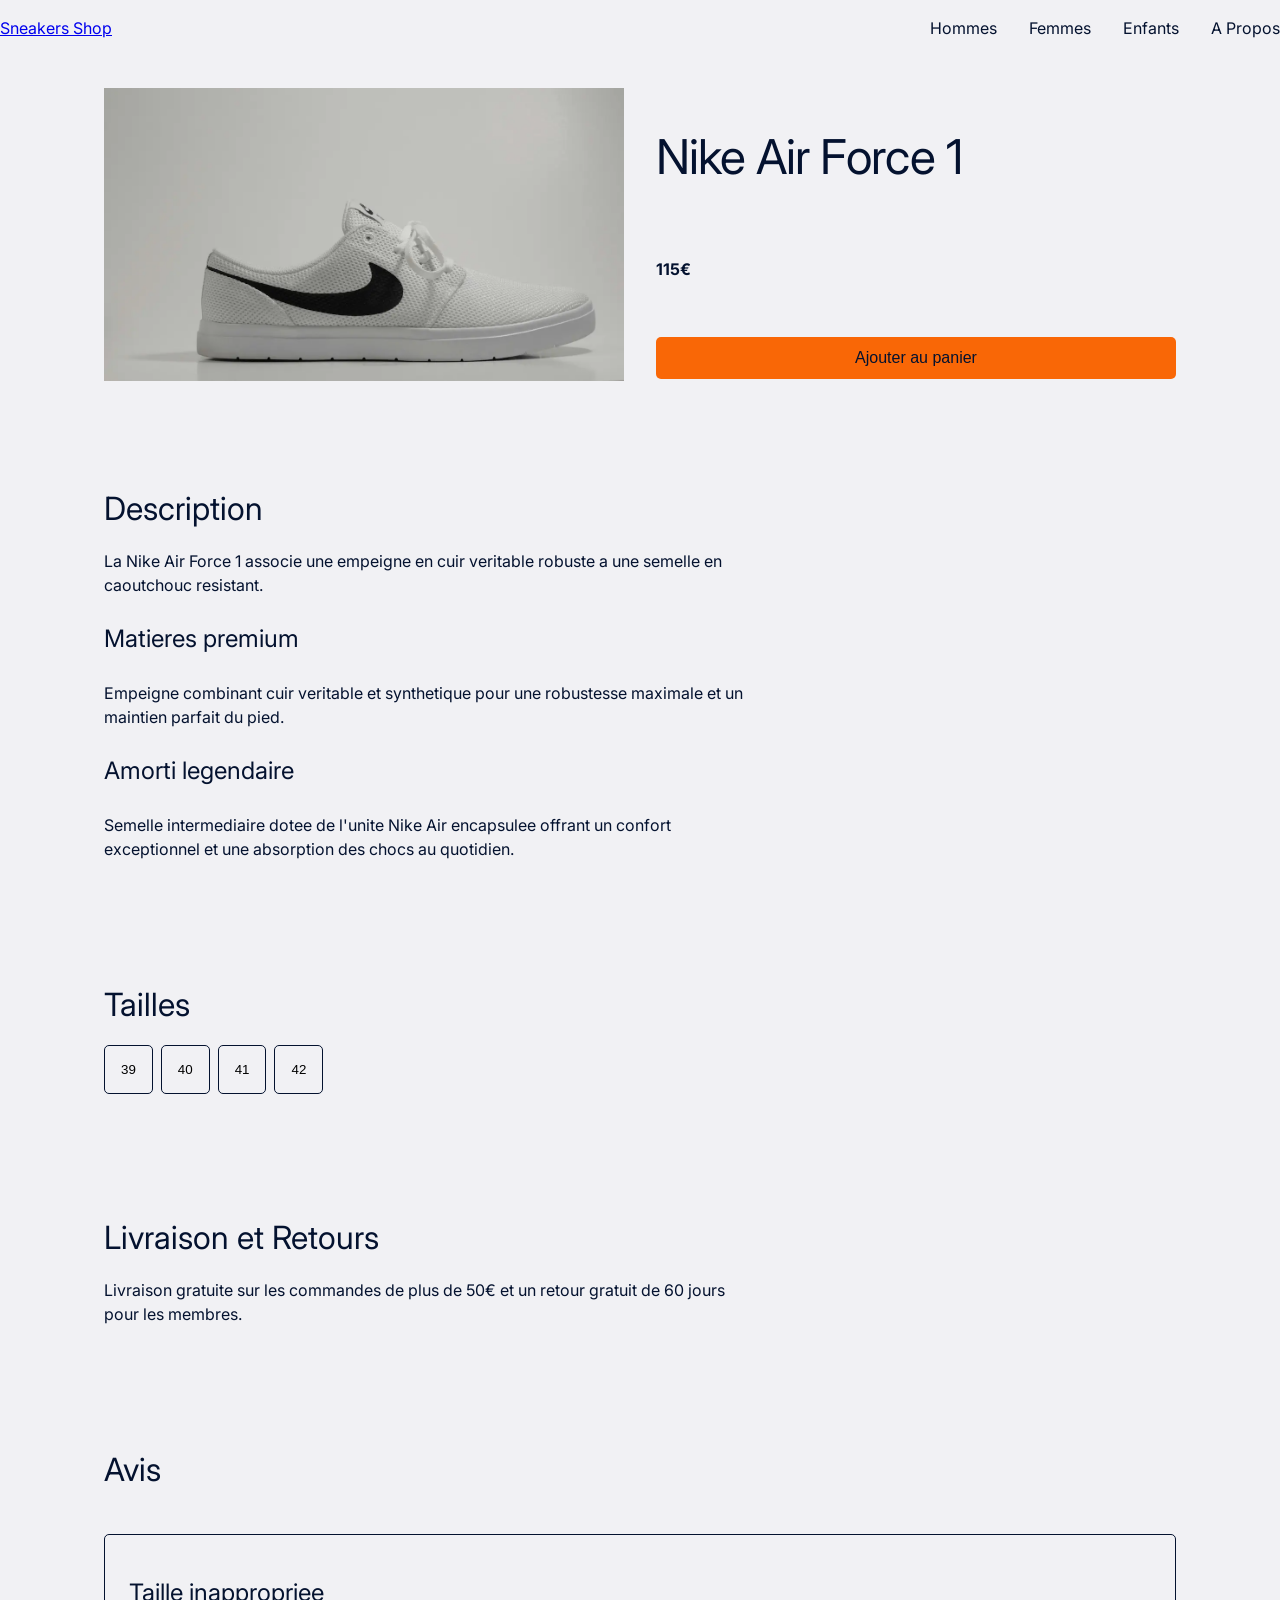
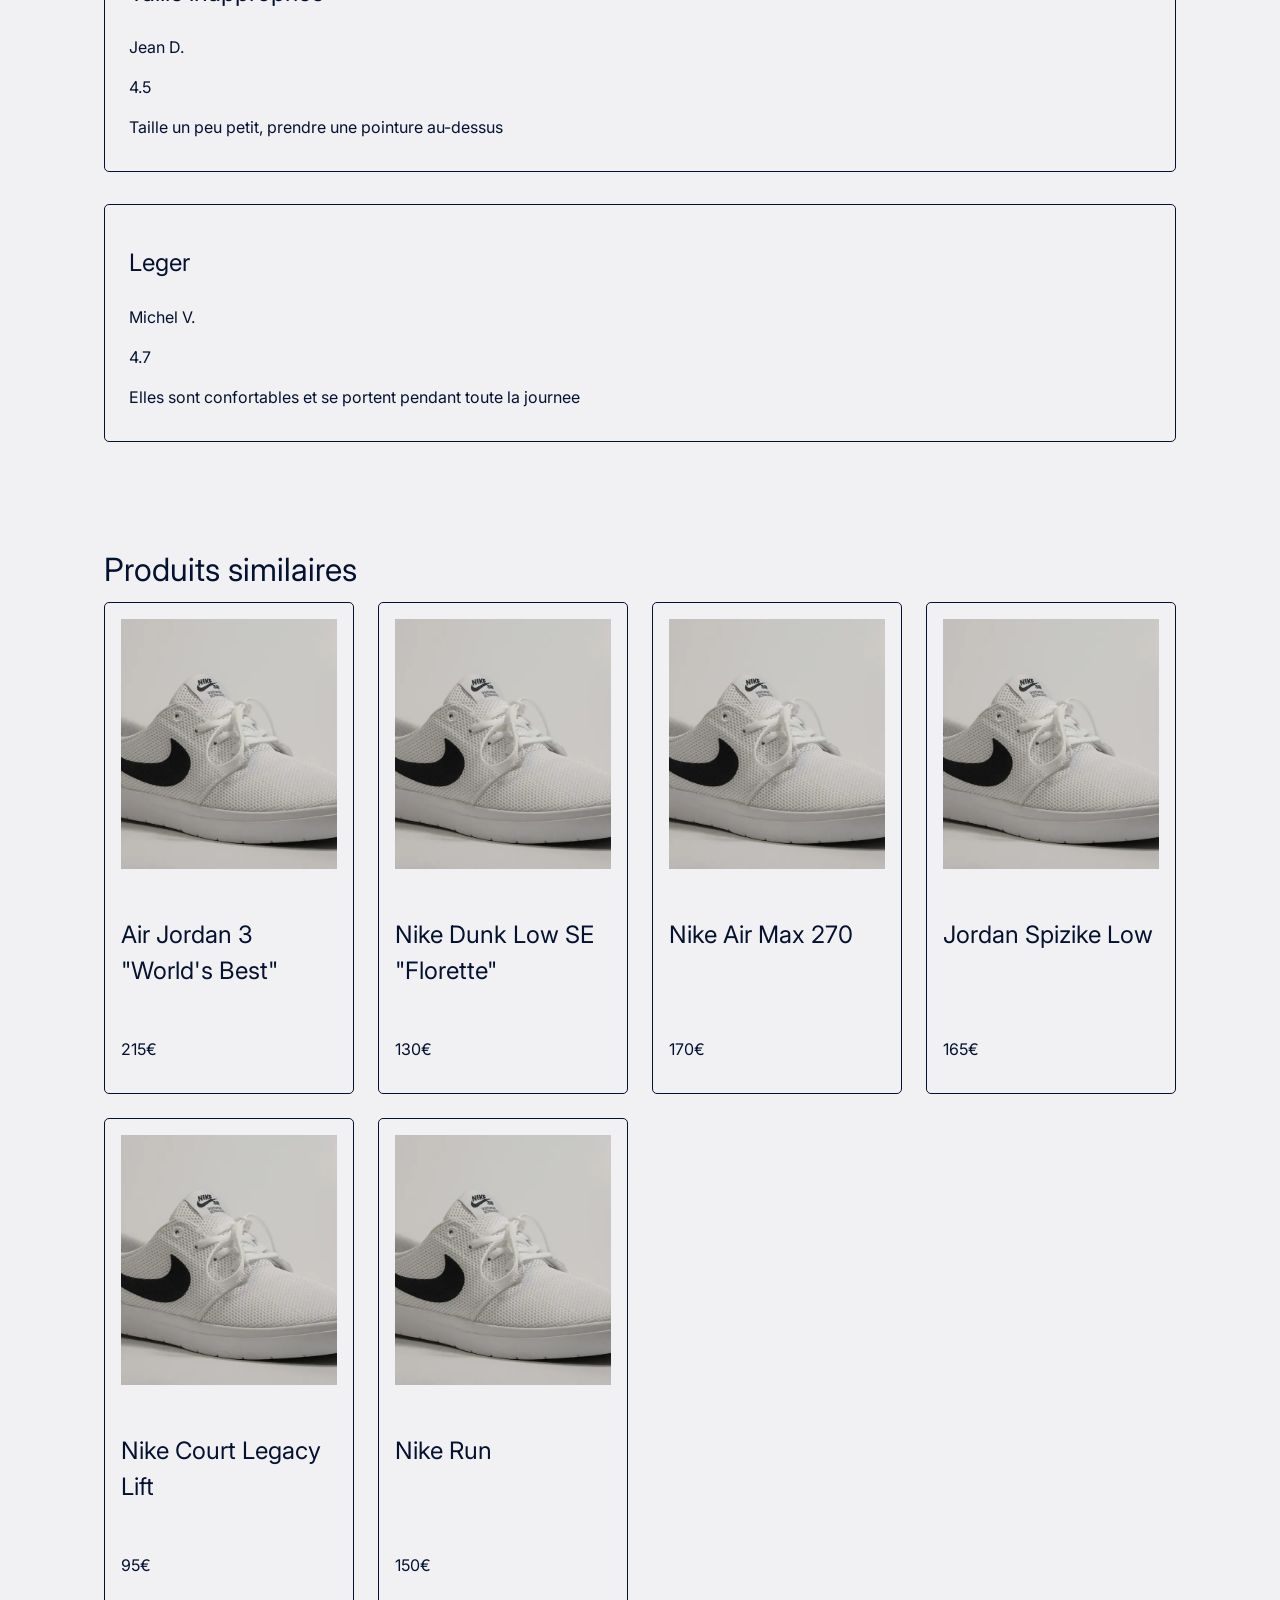
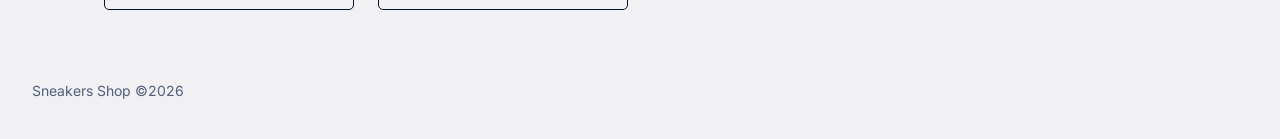
<file: index.html>
<!DOCTYPE html>
<html lang="fr">
  <head>
    <meta charset="UTF-8">
    <meta name="viewport" content="width=device-width, initial-scale=1.0">
    <title>Nike Air Force 1 - Sneakers Shop</title>
    <link rel="stylesheet" href="style.css">
    <link rel="preconnect" href="https://fonts.googleapis.com">
    <link rel="preconnect" href="https://fonts.gstatic.com" crossorigin>
    <link href="https://fonts.googleapis.com/css2?family=Inter:ital,opsz,wght@0,14..32,100..900;1,14..32,100..900&display=swap" rel="stylesheet">
  </head>
  <body>
    <header>
      <a href="index.html" class="logo">Sneakers Shop</a>
      <nav>
        <ul>
          <li><a href="#">Hommes</a></li>
          <li><a href="#">Femmes</a></li>
          <li><a href="#">Enfants</a></li>
          <li><a href="a-propos.html">A Propos</a></li>
        </ul>
      </nav>
    </header>
    <main>
      <section class="produit">
        <div class="image">
          <img src="images/air-force-1-profil.webp" alt="Basket Nike Air force 1 low blanche en cuir vue de profil" class="img-produit">
        </div>
        <div class="infos">
          <h1>Nike Air Force 1</h1>
          <p class="prix">115€</p>
          <button class="ajouter-panier">Ajouter au panier</button>
        </div>
      </section>
      <section>
        <h2>Description</h2>
        <p>La Nike Air Force 1 associe une empeigne en cuir veritable robuste a une semelle en caoutchouc resistant.</p>
            <h3>Matieres premium</h3>
            <p>Empeigne combinant cuir veritable et synthetique pour une robustesse maximale et un maintien parfait du pied.
            </p>
            <h3>Amorti legendaire</h3>
            <p>Semelle intermediaire dotee de l'unite Nike Air encapsulee offrant un confort exceptionnel et une absorption des chocs au quotidien.
            </p>
      </section>
      <section>
        <h2>Tailles</h2>
        <ul class="pointures">
          <li><button class="pointure">39</button></li>
          <li><button class="pointure">40</button></li>
          <li><button class="pointure">41</button></li>
          <li><button class="pointure">42</button></li>
        </ul>    
      </section>
      <section>
        <h2>Livraison et Retours</h2>
        <p>Livraison gratuite sur les commandes de plus de 50€ et un retour gratuit de 60 jours pour les membres.</p>
      </section>
      <section class="avis">
        <h2>Avis</h2>
        <article class="article-avis">
          <h3>Taille inappropriee</h3>
          <p>Jean D.</p>
          <p>4.5</p>
          <p>Taille un peu petit, prendre une pointure au-dessus</p>
        </article>
        <article class="article-avis">
          <h3>Leger</h3>
          <p>Michel V.</p>
          <p>4.7</p>
          <p>Elles sont confortables et se portent pendant toute la journee</p>
        </article>
      </section>
      <section>
        <h2>Produits similaires</h2>
        <div class="grille-produit">
          <article class="article-similaire">
           <a href="#" class="lien-similaire"> 
            <img src="images/air-force-1-dessus.webp" alt="Basket Nike Air Jordan 3 World's Best vue de profil" class="img-similaire">
            <h3>Air Jordan 3 "World's Best"</h3>
            <p class="article-prix">215€</p>
          </a>
        </article>
        <article class="article-similaire">
          <a href="#" class="lien-similaire">
            <img src="images/air-force-1-dessus.webp" alt="Basket Nike Dunk Low SE Florette vue de profil" class="img-similaire">
            <h3>Nike Dunk Low SE "Florette"</h3>
            <p class="article-prix">130€</p>
          </a>
        </article>
        <article class="article-similaire">
          <a href="#" class="lien-similaire">
            <img src="images/air-force-1-dessus.webp" alt="Basket Nike Air Max 270 vue de profil" class="img-similaire">
            <h3>Nike Air Max 270</h3>
            <p class="article-prix">170€</p>
          </a>
        </article>
        <article class="article-similaire">
          <a href="#" class="lien-similaire">
            <img src="images/air-force-1-dessus.webp" alt="Basket Nike Jordan Spizike Low vue de profil" class="img-similaire">
            <h3>Jordan Spizike Low</h3>
            <p class="article-prix">165€</p>
          </a>
        </article>
        <article class="article-similaire">
           <a href="#" class="lien-similaire">
            <img src="images/air-force-1-dessus.webp" alt="Basket Nike Court Legacy Lift vue de profil" class="img-similaire">
            <h3>Nike Court Legacy Lift</h3>
            <p class="article-prix">95€</p>
          </a>
        </article>
        <article class="article-similaire">
           <a href="#" class="lien-similaire">
            <img src="images/air-force-1-dessus.webp" alt="Basket Nike Run Blacnhe vue de profil" class="img-similaire">
            <h3>Nike Run</h3>
            <p class="article-prix">150€</p>
            </a>
        </article>
        </div>
      </section>
    </main>
    <footer>
      <p>Sneakers Shop &copy;2026</p>
    </footer>
  </body>
</html>
</file>
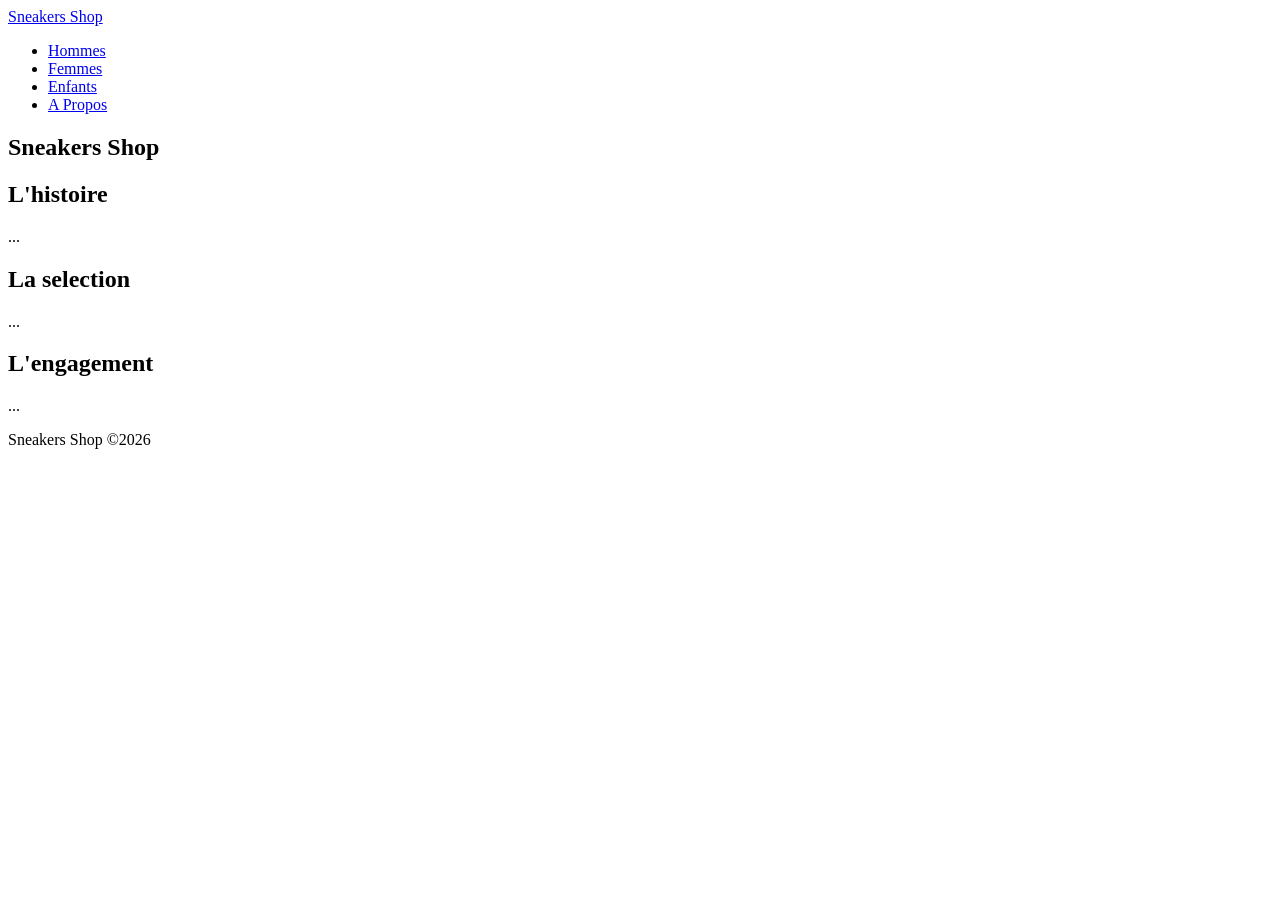
<file: a-propos.html>
<!DOCTYPE html>
<html lang="fr">
  <head>
     <meta charset="UTF-8">
    <meta name="viewport" content="width=device-width, initial-scale=1.0">
    <title>Page A Propos - Sneakers Shop</title>
  </head>
  <body>
     <header>
      <a href="index.html">Sneakers Shop</a>
      <nav>
        <ul>
          <li><a href="index.html">Hommes</a></li>
          <li><a href="index.html">Femmes</a></li>
          <li><a href="index.html">Enfants</a></li>
          <li><a href="a-propos.html">A Propos</a></li>
        </ul>
      </nav>
    </header>
    <main>
      <section>
        <h1>Sneakers Shop</h1>
      </section>
      <section>
        <h2>L'histoire</h2>
        <p>...</p>
      </section>
      <section>
        <h2>La selection</h2>
        <p>...</p>
      </section>
      <section>
        <h2>L'engagement</h2>
        <p>...</p>
      </section>
    </main>
    <footer>
      <p>Sneakers Shop &copy;2026</p>
    </footer>
  </body>
</html>
</file>
<file: style.css>
* {
  box-sizing: border-box;
}

:root {
  /* Couleurs */
  --couleur-fond: hsl(240, 11%, 95%);
  --couleur-texte: hsl(220, 85%, 10%);
  --couleur-texte-secondaire: hsl(220, 20%, 40%);
  --couleur-accent: hsl(24, 95%, 50%);
  --couleur-accent-survol: hsl(24, 95%, 40%);

  /* Espacements */
  --espace-xs: 0.5rem;
  --espace-s: 1rem;
  --espace-m: 1.5rem;
  --espace-l: 2rem;
  --espace-xl: 3rem;

  /* Typographie */
  --texte-s: 0.875rem;
  --texte-m: 1rem;
  --texte-l: 1.5rem;
  --texte-xl: 2rem;
  --texte-xxl: 3rem;

  /* Bordures */
  --bordure-rond: 5px;
}


body {
  background-color: var(--couleur-fond);
  color: var(--couleur-texte);
  font-family: "Inter", sans-serif;
  line-height: 1.5;
  margin: 0;
}

main {
  max-width: 70rem;
  margin: 0 auto;
  padding: 0 1.5rem;
}

h1 {
  letter-spacing: -0.02em;
  line-height: 1.2;
  font-size: var(--espace-xl);
  font-weight: 400;
}

h2 {
  font-size: var(--espace-l);
  margin-bottom: var(--espace-xs);
  margin-top: var(--espace-xl);
  font-weight: 400;
}

h3 {
  font-size: var(--espace-m);
  font-weight: 400;
}

p {
  max-width: 65ch;
}
section {
  padding: var(--espace-m) 0;
  margin: var(--espace-xs) 0;
}

.prix {
 font-weight: 700;
}


.ajouter-panier {
  background-color: var(--couleur-accent);
  color: var(--couleur-texte);
  border-radius: 5px;
  padding: 0.75rem 1.5rem;
  border: none;
  font-size: var(--espace-s);
  margin-top: var(--espace-m);
  transition: background-color 0.2s ease;
  cursor: pointer;
}
img {
  max-width: 100%;
  height: auto;
  display: block;
}

header {
  display: flex;
  justify-content: space-between;
  align-items: center;
  flex-wrap: wrap;
}


.logo {
  flex-shrink: 0;
}

.produit {
  display: flex;
  gap: var(--espace-l);
  flex-wrap: wrap;
}

.image {
  flex: 1 1 300px;
  display: flex;
  align-items: center;
  justify-content: center;
}
.img-produit {
  max-height: 500px;
  object-fit: contain;
}

.avis {
  display: flex;
  flex-direction: column;
  gap: var(--espace-l);
}

.article-avis {
  border: 1px solid var(--couleur-texte);
  border-radius: var(--bordure-rond);
  padding: var(--espace-s) var(--espace-m);
}

.grille-produit {
  display: grid;
  grid-template-columns: repeat(auto-fit, minmax(250px, 1fr));
  gap: var(--espace-m);
}

.img-similaire {
  height: 250px;
  object-fit: cover;
}

.article-similaire {
  border-radius: var(--bordure-rond);
  border: 1px solid var(--couleur-texte);
  padding: var(--espace-s);
}

.lien-similaire {
  display: flex;
  flex-direction: column;
  gap: var(--espace-m);
  height: 100%;
  transition: transform 0.2s ease;
  text-decoration: none;
  color: inherit;
}

.article-prix {
  margin-top: auto;
}

.lien-similaire:hover {
   transform: scale(1.04);
}

.pointures {
  display: flex;
  list-style: none;
  padding-left: 0;
  gap: var(--espace-xs);
}
.pointure {
  background-color:var(--couleur-fond);
  border: 1px solid var(--couleur-texte);
  border-radius: 5px;
  transition: background-color 0.2s ease;
  min-width: 2.5rem;
  text-align: center;
  cursor: pointer;
  padding: var(--espace-s);
}
.pointure:hover {
  background-color:  var(--couleur-texte);
  color: var(--couleur-fond);
}

.infos {
  display: flex;
  flex-direction: column;
  gap: var(--espace-s);
  flex: 1 1 300px;
}

nav ul {
  list-style: none;
  padding-left: 0;
  display: flex;
  align-items: center;
  gap: var(--espace-l);
}

nav a {
  color: var(--couleur-texte);
  text-decoration: none;
}

button:hover {
  background-color: hsl(24, 95%, 40%);
}

a:focus-visible, button:focus-visible {
  outline: 2px solid var(--couleur-accent);
  outline-offset: 2px;
}

footer {
  color: var(--couleur-texte-secondaire);
  font-size: var(--texte-s);
  padding: var(--espace-m) var(--espace-l);
}
</file>
